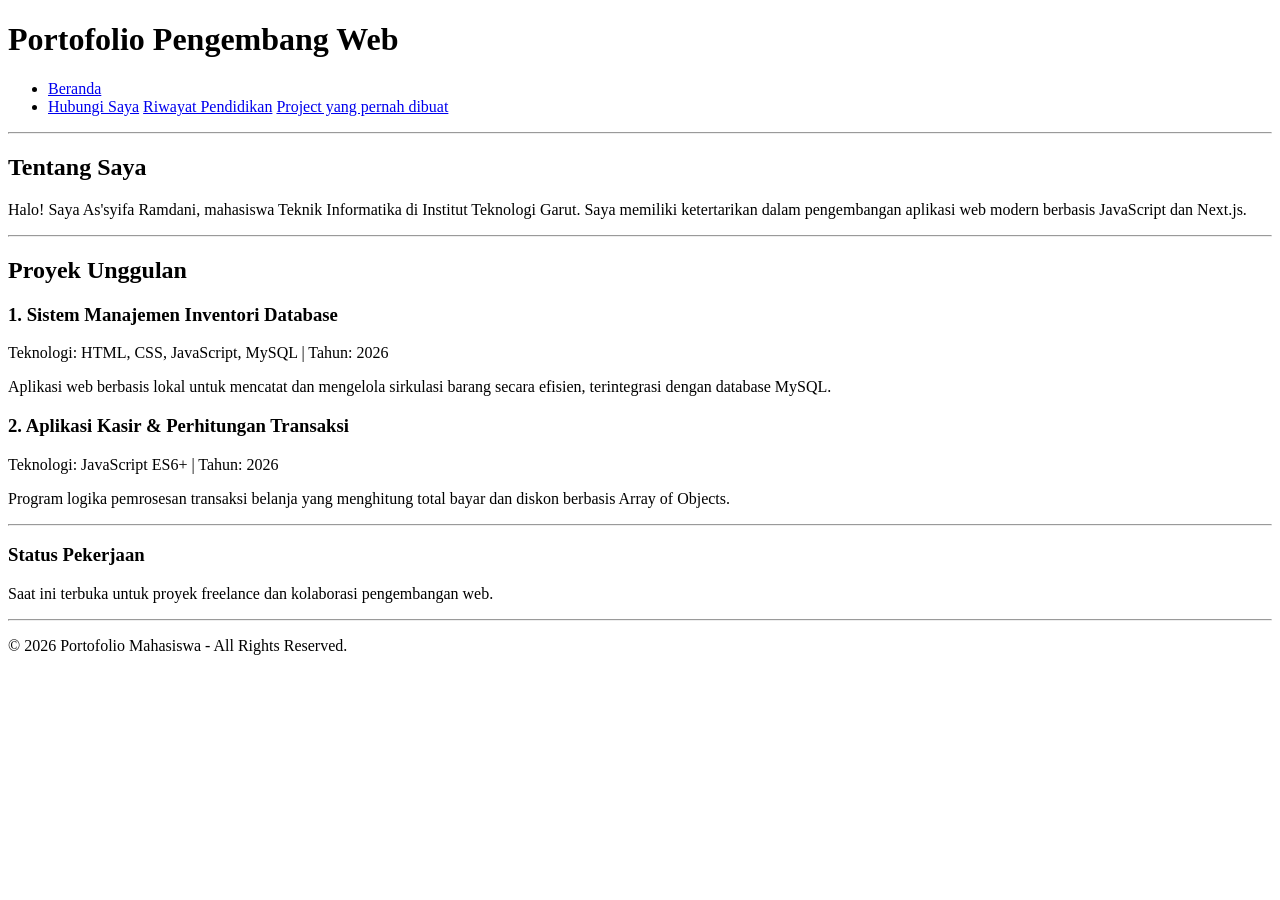
<file: Pertemuan 2/index.html>
<!DOCTYPE html>
<html lang="id">

<head>
    <meta charset="UTF-8">
    <meta name="viewport" content="width=device-width, initial-scale=1.0">
    <title>Modul 2 - Web Portofolio Mahasiswa</title>
</head>

<body>

    <header>
        <h1>Portofolio Pengembang Web</h1>

        <nav>
            <ul>
                <li>
                    <a href="index.html">Beranda</a>
                </li>
                <li>
                    <a href="kontak.html">Hubungi Saya</a>
                    <a href="resume.html">Riwayat Pendidikan</a>
                    <a href="project.html">Project yang pernah dibuat</a>
                </li>
            </ul>
        </nav>
    </header>

    <hr>

    <main>

        <section id="tentang">
            <h2>Tentang Saya</h2>

            <p>
                Halo! Saya As'syifa Ramdani, mahasiswa Teknik Informatika
                di Institut Teknologi Garut. Saya memiliki ketertarikan
                dalam pengembangan aplikasi web modern berbasis
                JavaScript dan Next.js.
            </p>
        </section>

        <hr>

        <section id="proyek">
            <h2>Proyek Unggulan</h2>

            <article>
                <header>
                    <h3>1. Sistem Manajemen Inventori Database</h3>

                    <p>
                        Teknologi: HTML, CSS, JavaScript, MySQL |
                        Tahun: <time datetime="2026">2026</time>
                    </p>
                </header>

                <p>
                    Aplikasi web berbasis lokal untuk mencatat dan
                    mengelola sirkulasi barang secara efisien,
                    terintegrasi dengan database MySQL.
                </p>
            </article>

            <article>
                <header>
                    <h3>2. Aplikasi Kasir &amp; Perhitungan Transaksi</h3>

                    <p>
                        Teknologi: JavaScript ES6+ |
                        Tahun: <time datetime="2026">2026</time>
                    </p>
                </header>

                <p>
                    Program logika pemrosesan transaksi belanja yang
                    menghitung total bayar dan diskon berbasis
                    Array of Objects.
                </p>
            </article>
        </section>

        <hr>

    </main>

    <aside>
        <h3>Status Pekerjaan</h3>

        <p>
            Saat ini terbuka untuk proyek freelance dan kolaborasi
            pengembangan web.
        </p>
    </aside>

    <hr>

    <footer>
        <p>
            &copy; 2026 Portofolio Mahasiswa - All Rights Reserved.
        </p>
    </footer>

</body>

</html>
</file>
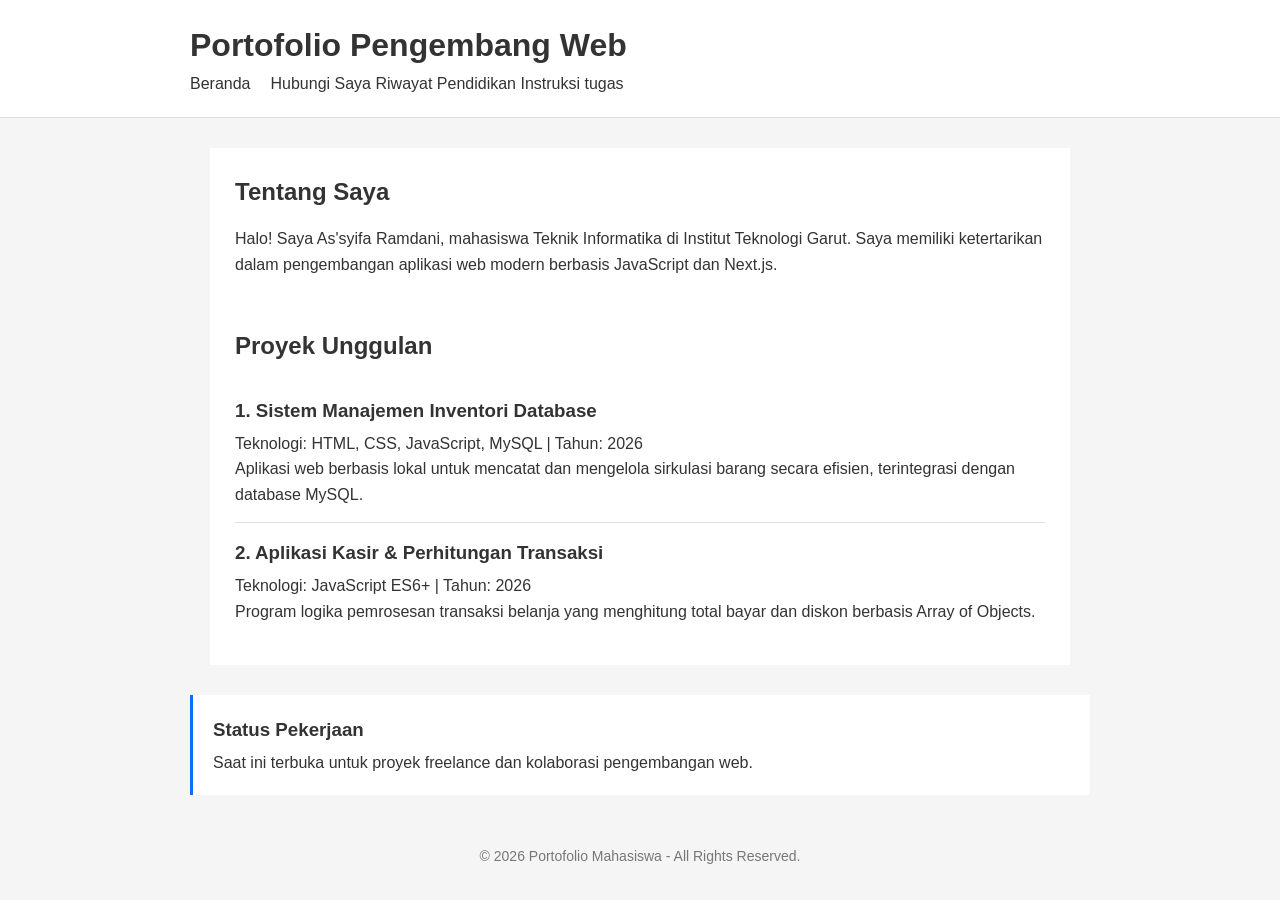
<file: PERTEMUAN 3/index.html>
<!DOCTYPE html>
<html lang="id">

<head>
    <meta charset="UTF-8">
    <meta name="viewport" content="width=device-width, initial-scale=1.0">
    <title>Modul 2 - Web Portofolio Mahasiswa</title>
    <link rel="stylesheet" href="style.css">
</head>

<body>

    <header>
        <h1>Portofolio Pengembang Web</h1>

        <nav>
            <ul>
                <li>
                    <a href="index.html">Beranda</a>
                </li>
                <li>
                    <a href="kontak.html">Hubungi Saya</a>
                    <a href="resume.html">Riwayat Pendidikan</a>
                    <a href="instruksi_tugas.html">Instruksi tugas</a>
                </li>
            </ul>
        </nav>
    </header>

    <hr>

    <main>

        <section id="tentang">
            <h2>Tentang Saya</h2>

            <p>
                Halo! Saya As'syifa Ramdani, mahasiswa Teknik Informatika
                di Institut Teknologi Garut. Saya memiliki ketertarikan
                dalam pengembangan aplikasi web modern berbasis
                JavaScript dan Next.js.
            </p>
        </section>

        <hr>

        <section id="proyek">
            <h2>Proyek Unggulan</h2>

            <article>
                <header>
                    <h3>1. Sistem Manajemen Inventori Database</h3>

                    <p>
                        Teknologi: HTML, CSS, JavaScript, MySQL |
                        Tahun: <time datetime="2026">2026</time>
                    </p>
                </header>

                <p>
                    Aplikasi web berbasis lokal untuk mencatat dan
                    mengelola sirkulasi barang secara efisien,
                    terintegrasi dengan database MySQL.
                </p>
            </article>

            <article>
                <header>
                    <h3>2. Aplikasi Kasir &amp; Perhitungan Transaksi</h3>

                    <p>
                        Teknologi: JavaScript ES6+ |
                        Tahun: <time datetime="2026">2026</time>
                    </p>
                </header>

                <p>
                    Program logika pemrosesan transaksi belanja yang
                    menghitung total bayar dan diskon berbasis
                    Array of Objects.
                </p>
            </article>
        </section>

        <hr>

    </main>

    <aside>
        <h3>Status Pekerjaan</h3>

        <p>
            Saat ini terbuka untuk proyek freelance dan kolaborasi
            pengembangan web.
        </p>
    </aside>

    <hr>

    <footer>
        <p>
            &copy; 2026 Portofolio Mahasiswa - All Rights Reserved.
        </p>
    </footer>

</body>

</html>
</file>
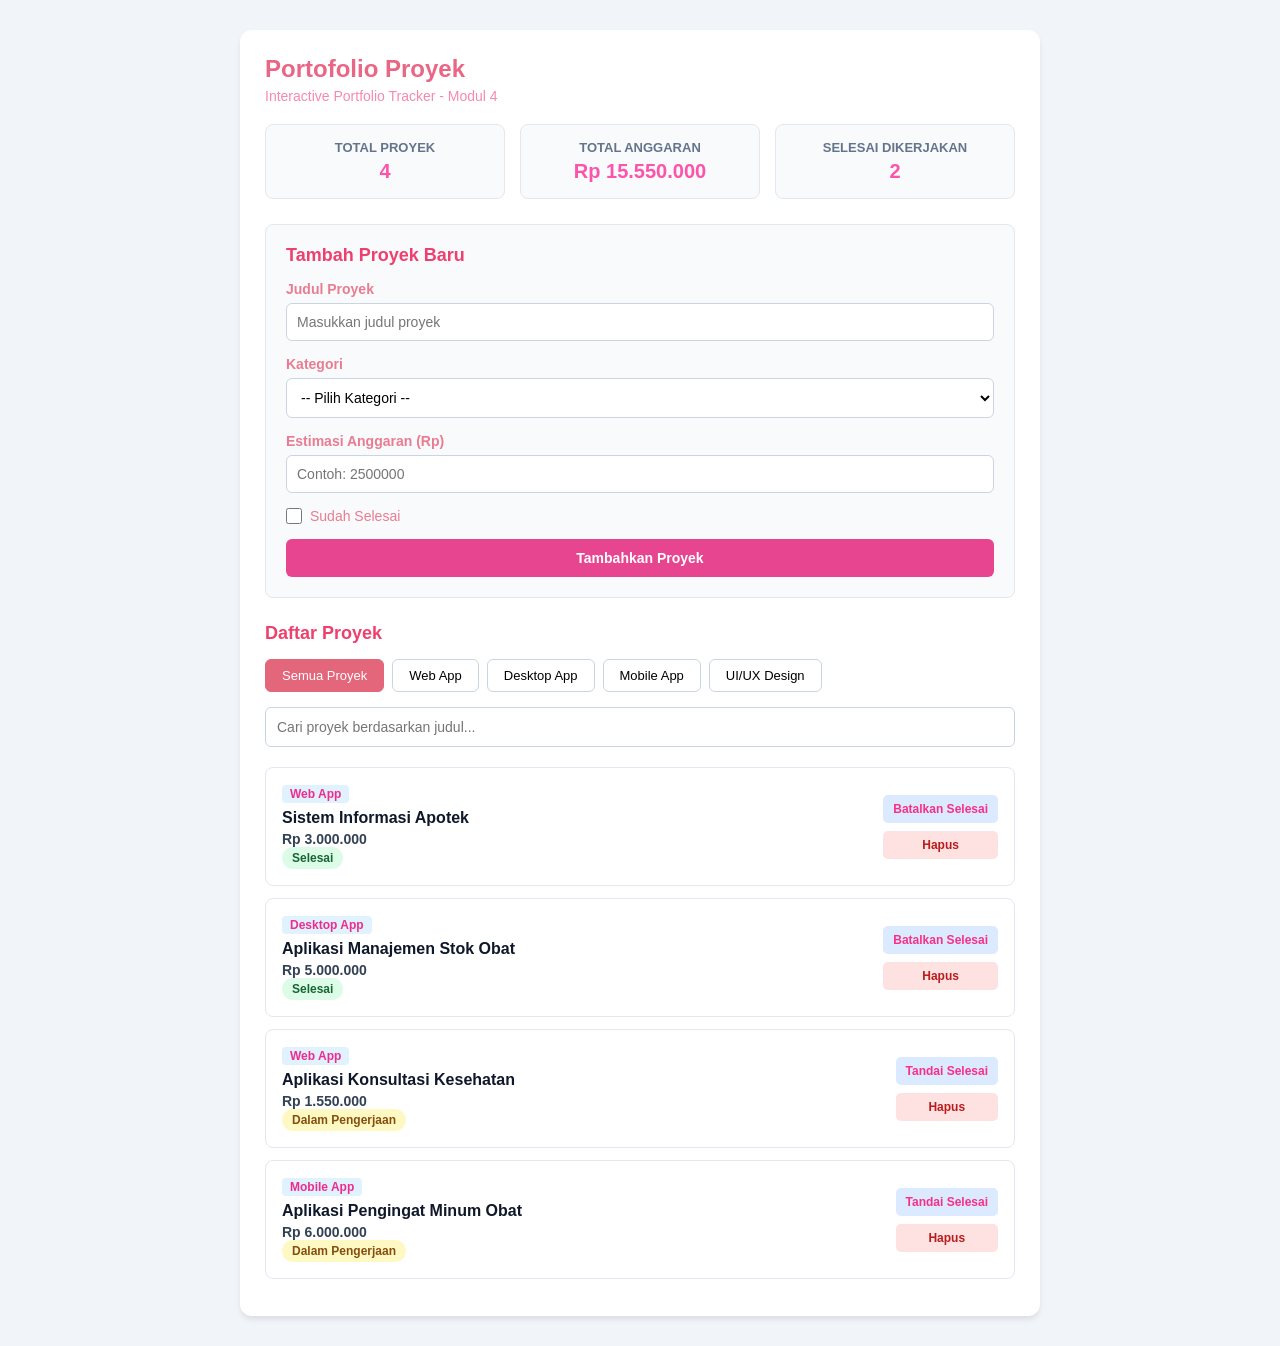
<file: PERTEMUAN 4/index.html>
<!doctype html>
<html lang="id">
  <head>
    <meta charset="UTF-8" />
    <meta name="viewport" content="width=device-width, initial-scale=1.0" />
    <title>Interactive Portfolio Tracker</title>

    <style>
      * {
        box-sizing: border-box;
        margin: 0;
        padding: 0;
        font-family: "Segoe UI", Tahoma, Geneva, sans-serif;
      }

      body {
        background-color: #f1f5f9;
        color: #e97c90;
        padding: 30px 15px;
      }

      .container {
        max-width: 800px;
        margin: 0 auto;
        background: #ffffff;
        border-radius: 12px;
        padding: 25px;
        box-shadow: 0 4px 6px -1px rgba(0, 0, 0, 0.1);
      }

      h1 {
        color: #ea6685;
        font-size: 24px;
        margin-bottom: 5px;
      }

      .subtitle {
        color: #f68aaa;
        margin-bottom: 20px;
        font-size: 14px;
      }

      h2 {
        font-size: 18px;
        color: #ef3f6e;
        margin-bottom: 15px;
      }

      .stats-grid {
        display: grid;
        grid-template-columns: repeat(auto-fit, minmax(180px, 1fr));
        gap: 15px;
        margin-bottom: 25px;
      }

      .stat-card {
        background: #f8fafc;
        border: 1px solid #e2e8f0;
        border-radius: 8px;
        padding: 15px;
        text-align: center;
      }

      .stat-card h3 {
        font-size: 13px;
        color: #64748b;
        text-transform: uppercase;
        margin-bottom: 5px;
      }

      .stat-card p {
        font-size: 20px;
        font-weight: bold;
        color: #fc54ab;
      }

      .form-section {
        background: #f8fafc;
        border: 1px solid #e2e8f0;
        border-radius: 8px;
        padding: 20px;
        margin-bottom: 25px;
      }

      .form-group {
        margin-bottom: 15px;
      }

      .form-group label {
        display: block;
        margin-bottom: 6px;
        font-size: 14px;
        font-weight: 600;
      }

      .form-group input,
      .form-group select {
        width: 100%;
        padding: 10px;
        border: 1px solid #cbd5e1;
        border-radius: 6px;
        font-size: 14px;
        background: #ffffff;
      }

      .form-group input:focus,
      .form-group select:focus {
        outline: 2px solid #93c5fd;
        border-color: #eb2595;
      }

      .checkbox-group {
        display: flex;
        align-items: center;
        gap: 8px;
        margin-bottom: 15px;
        font-size: 14px;
      }

      .checkbox-group input {
        width: 16px;
        height: 16px;
      }

      .btn-primary {
        width: 100%;
        padding: 11px;
        background: #e74590;
        color: white;
        border: none;
        border-radius: 6px;
        font-size: 14px;
        font-weight: 600;
        cursor: pointer;
      }

      .btn-primary:hover {
        background: #fe3981;
      }

      .filter-group {
        display: flex;
        gap: 8px;
        margin-bottom: 15px;
        flex-wrap: wrap;
      }

      .btn-filter {
        padding: 8px 16px;
        border: 1px solid #cbd5e1;
        background: #ffffff;
        border-radius: 6px;
        cursor: pointer;
        font-size: 13px;
        font-weight: 500;
        transition: all 0.2s;
      }

      .btn-filter.active,
      .btn-filter:hover {
        background: #e3667b;
        color: #ffffff;
        border-color: #e3667b;
      }

      .search-group {
        margin-bottom: 20px;
      }

      .search-group input {
        width: 100%;
        padding: 11px;
        border: 1px solid #cbd5e1;
        border-radius: 6px;
        font-size: 14px;
      }

      .project-card {
        border: 1px solid #e2e8f0;
        border-radius: 8px;
        padding: 16px;
        margin-bottom: 12px;
        display: flex;
        justify-content: space-between;
        align-items: center;
        gap: 15px;
        background: #ffffff;
        transition: transform 0.15s ease;
      }

      .project-card:hover {
        transform: translateY(-2px);
        box-shadow: 0 4px 6px rgba(0, 0, 0, 0.05);
      }

      .project-info {
        min-width: 0;
      }

      .project-info h4 {
        font-size: 16px;
        color: #0f172a;
        margin-bottom: 4px;
        overflow-wrap: anywhere;
      }

      .project-category {
        display: inline-block;
        font-size: 12px;
        color: #ef2c8e;
        background: #e0f2fe;
        padding: 2px 8px;
        border-radius: 4px;
        margin-bottom: 6px;
        font-weight: 600;
      }

      .project-budget {
        font-size: 14px;
        color: #334155;
        font-weight: 600;
      }

      .badge {
        display: inline-block;
        padding: 4px 10px;
        border-radius: 20px;
        font-size: 12px;
        font-weight: 600;
        white-space: nowrap;
      }

      .badge-success {
        background: #dcfce7;
        color: #166534;
      }

      .badge-pending {
        background: #fef9c3;
        color: #854d0e;
      }

      .project-actions {
        display: flex;
        flex-direction: column;
        gap: 8px;
        flex-shrink: 0;
      }

      .btn-action {
        padding: 7px 10px;
        border: none;
        border-radius: 5px;
        cursor: pointer;
        font-size: 12px;
        font-weight: 600;
      }

      .btn-status {
        background: #dbeafe;
        color: #f92f87;
      }

      .btn-delete {
        background: #fee2e2;
        color: #b91c1c;
      }

      .empty-message {
        text-align: center;
        color: #f8b1db;
        padding: 20px;
      }

      @media (max-width: 480px) {
        .container {
          padding: 18px;
        }

        .project-card {
          align-items: flex-start;
        }

        .project-actions {
          max-width: 115px;
        }

        .btn-filter {
          padding: 8px 10px;
        }
      }
    </style>
  </head>

  <body>
    <div class="container">
      <h1>Portofolio Proyek</h1>
      <p class="subtitle">Interactive Portfolio Tracker - Modul 4</p>

      <!-- Kartu Ringkasan Statistik -->
      <div class="stats-grid">
        <div class="stat-card">
          <h3>Total Proyek</h3>
          <p id="stat-total-projects">0</p>
        </div>

        <div class="stat-card">
          <h3>Total Anggaran</h3>
          <p id="stat-total-budget">Rp 0</p>
        </div>

        <div class="stat-card">
          <h3>Selesai Dikerjakan</h3>
          <p id="stat-completed-projects">0</p>
        </div>
      </div>

      <!-- Form Input Proyek Dinamis -->
      <section class="form-section">
        <h2>Tambah Proyek Baru</h2>

        <form id="project-form">
          <div class="form-group">
            <label for="project-title">Judul Proyek</label>
            <input
              type="text"
              id="project-title"
              placeholder="Masukkan judul proyek"
              required />
          </div>

          <div class="form-group">
            <label for="project-category">Kategori</label>
            <select id="project-category" required>
              <option value="">-- Pilih Kategori --</option>
              <option value="Web App">Web App</option>
              <option value="Mobile App">Mobile App</option>
              <option value="Desktop App">Desktop App</option>
              <option value="UI/UX Design">UI/UX Design</option>
            </select>
          </div>

          <div class="form-group">
            <label for="project-budget">Estimasi Anggaran (Rp)</label>
            <input
              type="number"
              id="project-budget"
              placeholder="Contoh: 2500000"
              min="1"
              step="1"
              required />
          </div>

          <div class="checkbox-group">
            <input type="checkbox" id="project-completed" />
            <label for="project-completed">Sudah Selesai</label>
          </div>

          <button type="submit" class="btn-primary">Tambahkan Proyek</button>
        </form>
      </section>

      <h2>Daftar Proyek</h2>

      <div class="filter-group">
        <button type="button" class="btn-filter active" data-category="Semua">
          Semua Proyek
        </button>

        <button type="button" class="btn-filter" data-category="Web App">
          Web App
        </button>

        <button type="button" class="btn-filter" data-category="Desktop App">
          Desktop App
        </button>

        <button type="button" class="btn-filter" data-category="Mobile App">
          Mobile App
        </button>

        <button type="button" class="btn-filter" data-category="UI/UX Design">
          UI/UX Design
        </button>
      </div>

      <div class="search-group">
        <input
          type="search"
          id="search-input"
          placeholder="Cari proyek berdasarkan judul..."
          aria-label="Cari proyek berdasarkan judul" />
      </div>

      <div id="project-list"></div>
    </div>

    <script src="main.js"></script>
  </body>
</html>
</file>
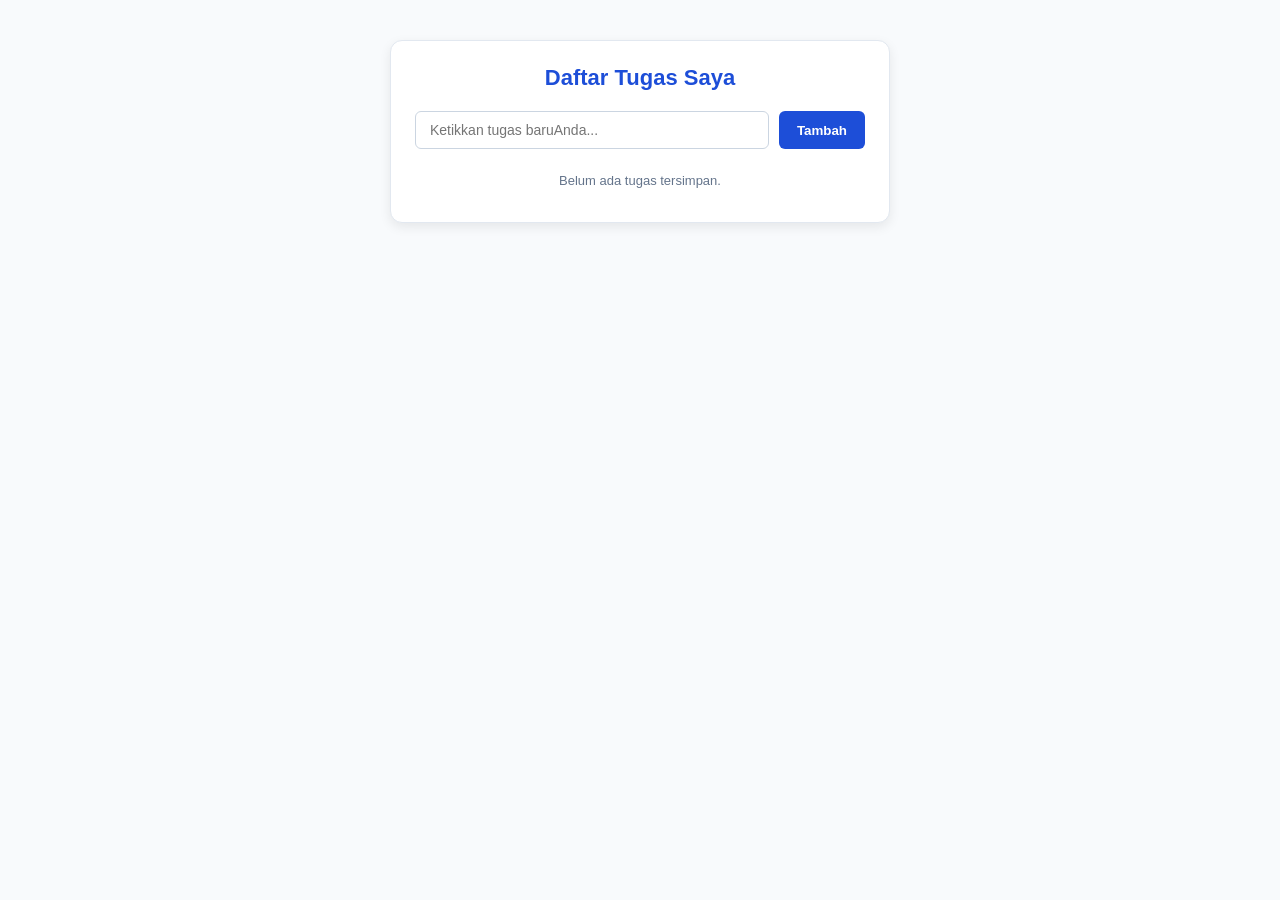
<file: PERTEMUAN 5/index.html>
<!DOCTYPE html>
<html lang="id">

<head>
    <meta charset="UTF-8">
    <meta name="viewport" content="width=device-width, initial-scale=1.0">
    <title>Aplikasi To-Do List - Modul 5</title>
    <link rel="stylesheet" href="style.css">
</head>

<body>
    <div class="todo-app">
        <h2>Daftar Tugas Saya</h2>

        <!-- Form Input Tugas -->
        <form id="todoForm" novalidate>
            <div class="input-section">
                <input type="text" id="taskInput" placeholder="Ketikkan tugas baru
Anda...">
                <button type="submit" class="add-btn">Tambah</button>
            </div>
            <div class="error-message" id="inputError">Tugas tidak boleh kosong atau
                kurang dari 3 karakter!</div>
        </form>
        <!-- Daftar Tugas -->
        <ul class="todo-list" id="todoList"></ul>
    </div>
    <script src="script.js"></script>
</body>

</html>
</file>
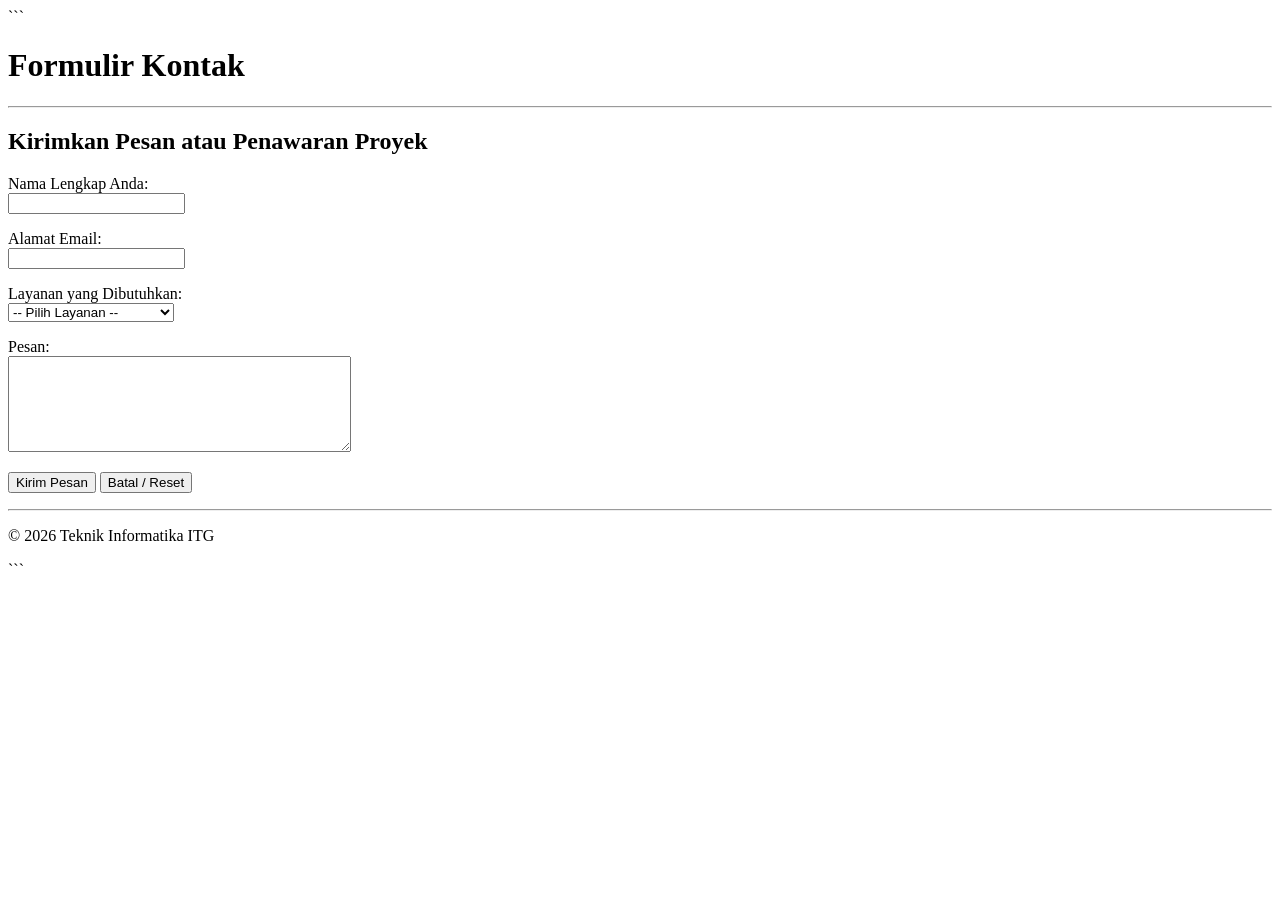
<file: Pertemuan 2/kontak.html>
<!DOCTYPE html>

<html lang="id">

<head>
    <meta charset="UTF-8">
    <meta name="viewport" content="width=device-width, initial-scale=1.0">
    <title>Formulir Kontak</title>
</head>

<body>

```
<header>
    <h1>Formulir Kontak</h1>
</header>

<hr>

<main>
    <section>
        <h2>Kirimkan Pesan atau Penawaran Proyek</h2>

        <form action="#" method="post">

            <p>
                <label for="nama">Nama Lengkap Anda:</label>
                <br>
                <input
                    type="text"
                    id="nama"
                    name="nama"
                    required
                >
            </p>

            <p>
                <label for="email">Alamat Email:</label>
                <br>
                <input
                    type="email"
                    id="email"
                    name="email"
                    required
                >
            </p>

            <p>
                <label for="layanan">Layanan yang Dibutuhkan:</label>
                <br>
                <select id="layanan" name="layanan" required>
                    <option value="">-- Pilih Layanan --</option>
                    <option value="pembuatan-web">
                        Pembuatan Web
                    </option>
                    <option value="pengembangan-aplikasi">
                        Pengembangan Aplikasi
                    </option>
                    <option value="lain-lain">
                        Lain-lain
                    </option>
                </select>
            </p>

            <p>
                <label for="pesan">Pesan:</label>
                <br>
                <textarea
                    id="pesan"
                    name="pesan"
                    rows="6"
                    cols="40"
                    required
                ></textarea>
            </p>

            <p>
                <button type="submit">Kirim Pesan</button>
                <button type="reset">Batal / Reset</button>
            </p>

        </form>
    </section>
</main>

<hr>

<footer>
    <p>&copy; 2026 Teknik Informatika ITG</p>
</footer>
```

</body>

</html>
</file>
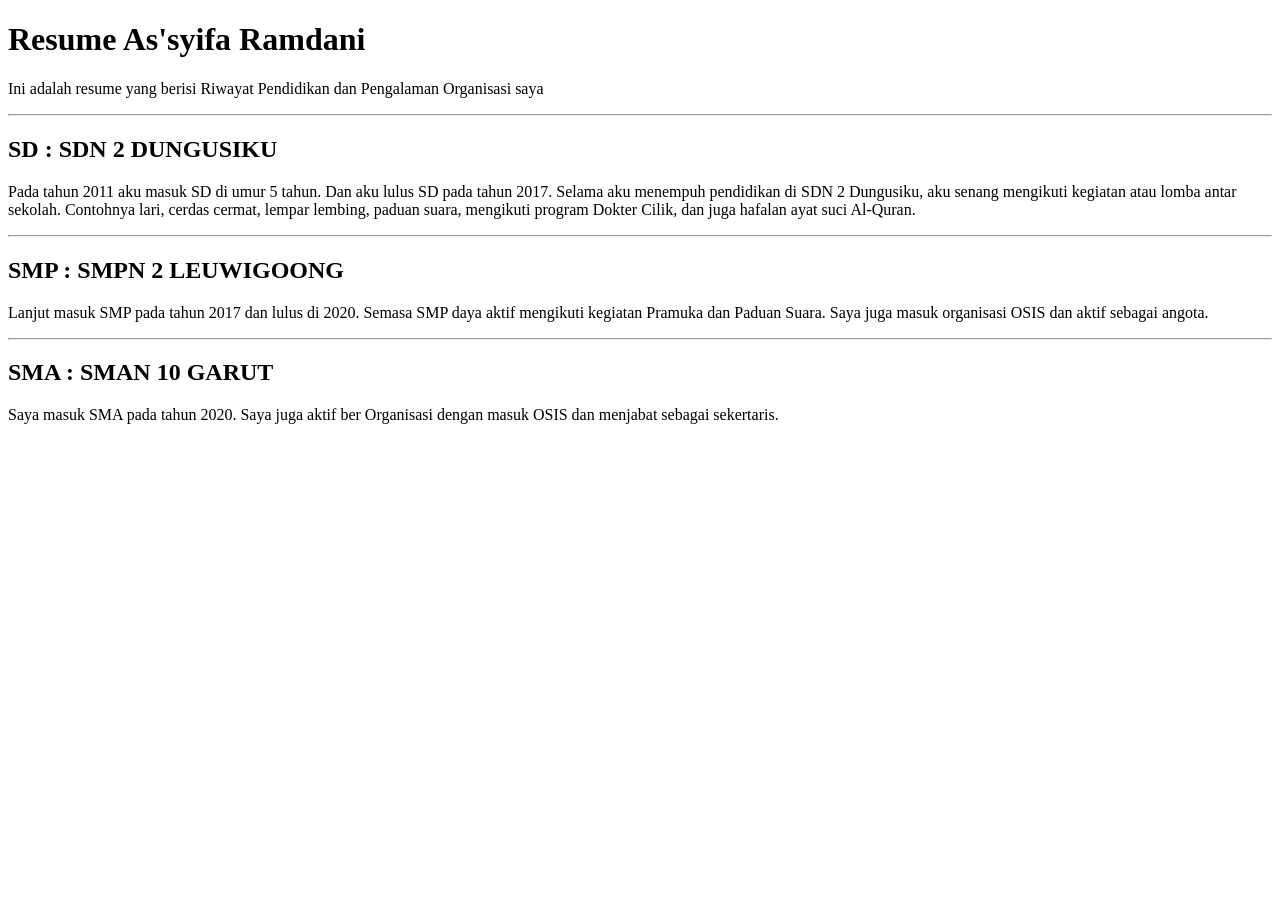
<file: Pertemuan 2/resume.html>
<!DOCTYPE html>
<html lang="en">
<head>
    <meta charset="UTF-8">
    <meta name="viewport" content="width=device-width, initial-scale=1.0">
    <title>Resume</title>
</head>
<body>
    
    <header>
        <h1>Resume As'syifa Ramdani</h1>
        <p>Ini adalah resume yang berisi Riwayat Pendidikan dan Pengalaman Organisasi saya</p>
    </header>
    <hr>
    <section>
        <h2>SD : SDN 2 DUNGUSIKU</h2>
        <p>Pada tahun 2011 aku masuk SD di umur 5 tahun. Dan aku lulus SD pada tahun 2017. Selama aku menempuh pendidikan di SDN 2 Dungusiku, aku senang mengikuti kegiatan atau lomba antar sekolah. Contohnya lari, cerdas cermat, lempar lembing, paduan suara, mengikuti program Dokter Cilik, dan juga hafalan ayat suci Al-Quran.</p>
    </section>
    <hr>
    <section>
        <h2>SMP : SMPN 2 LEUWIGOONG</h2>
        <p>Lanjut masuk SMP pada tahun 2017 dan lulus di 2020. Semasa SMP daya aktif mengikuti kegiatan Pramuka dan Paduan Suara. Saya juga masuk organisasi OSIS dan aktif sebagai angota.</p>
    </section>
    <hr>
    <section>
        <h2>SMA : SMAN 10 GARUT</h2>
        <p>Saya masuk SMA pada tahun 2020. Saya juga aktif ber Organisasi dengan masuk OSIS dan menjabat sebagai sekertaris.</p>
    </section>
</body>
</html>
</file>
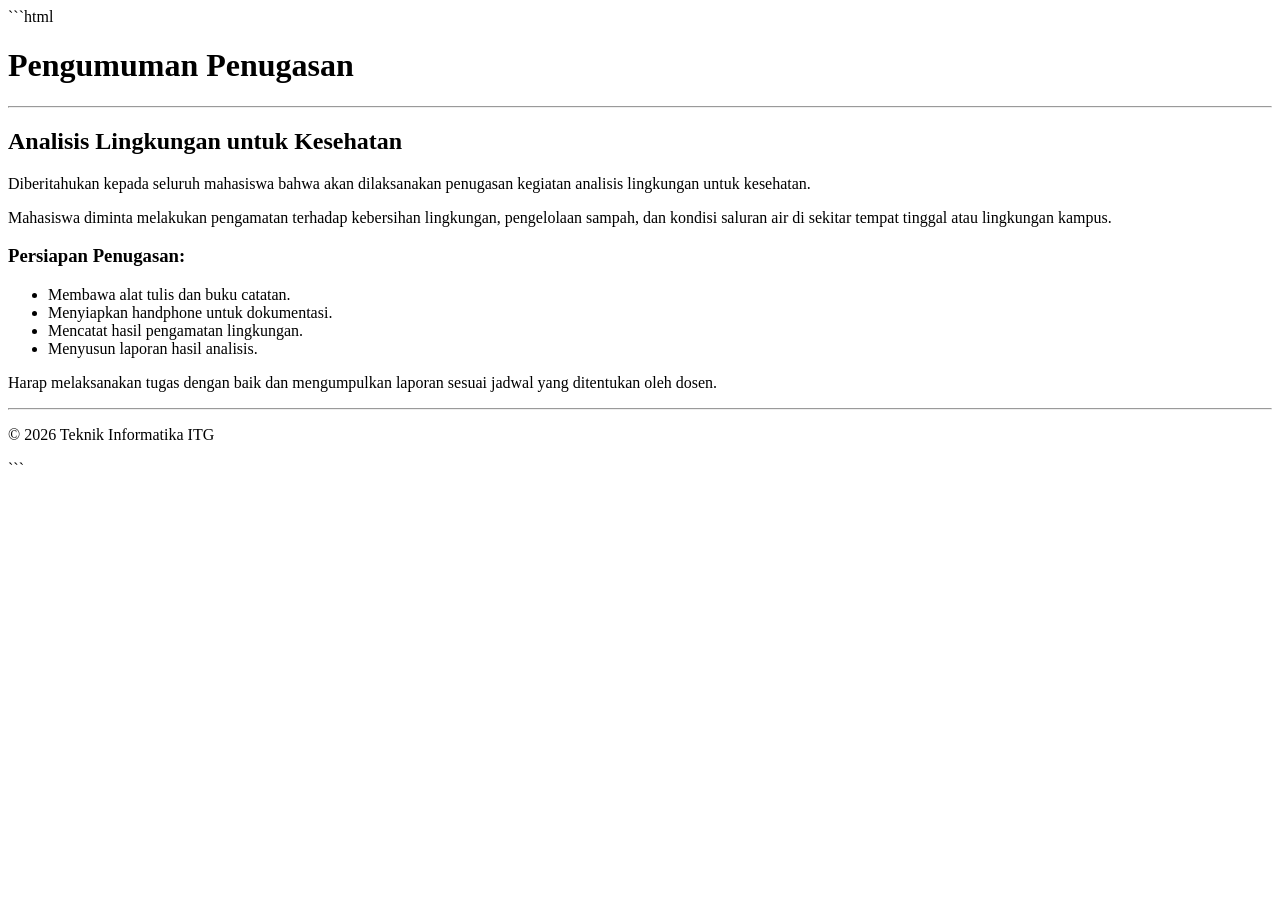
<file: Pertemuan 2/Tugas2.html>
```html
<!DOCTYPE html>
<html lang="id">
<head>
    <meta charset="UTF-8">
    <meta name="viewport" content="width=device-width, initial-scale=1.0">
    <title>Pengumuman Penugasan</title>
</head>
<body>

    <header>
        <h1>Pengumuman Penugasan</h1>
    </header>

    <hr>

    <main>
        <section>
            <h2>Analisis Lingkungan untuk Kesehatan</h2>

            <p>
                Diberitahukan kepada seluruh mahasiswa bahwa
                akan dilaksanakan penugasan kegiatan analisis
                lingkungan untuk kesehatan.
            </p>

            <p>
                Mahasiswa diminta melakukan pengamatan terhadap
                kebersihan lingkungan, pengelolaan sampah, dan
                kondisi saluran air di sekitar tempat tinggal
                atau lingkungan kampus.
            </p>

            <h3>Persiapan Penugasan:</h3>

            <ul>
                <li>Membawa alat tulis dan buku catatan.</li>
                <li>Menyiapkan handphone untuk dokumentasi.</li>
                <li>Mencatat hasil pengamatan lingkungan.</li>
                <li>Menyusun laporan hasil analisis.</li>
            </ul>

            <p>
                Harap melaksanakan tugas dengan baik dan
                mengumpulkan laporan sesuai jadwal yang
                ditentukan oleh dosen.
            </p>
        </section>
    </main>

    <hr>

    <footer>
        <p>&copy; 2026 Teknik Informatika ITG</p>
    </footer>

</body>
</html>
```
</file>
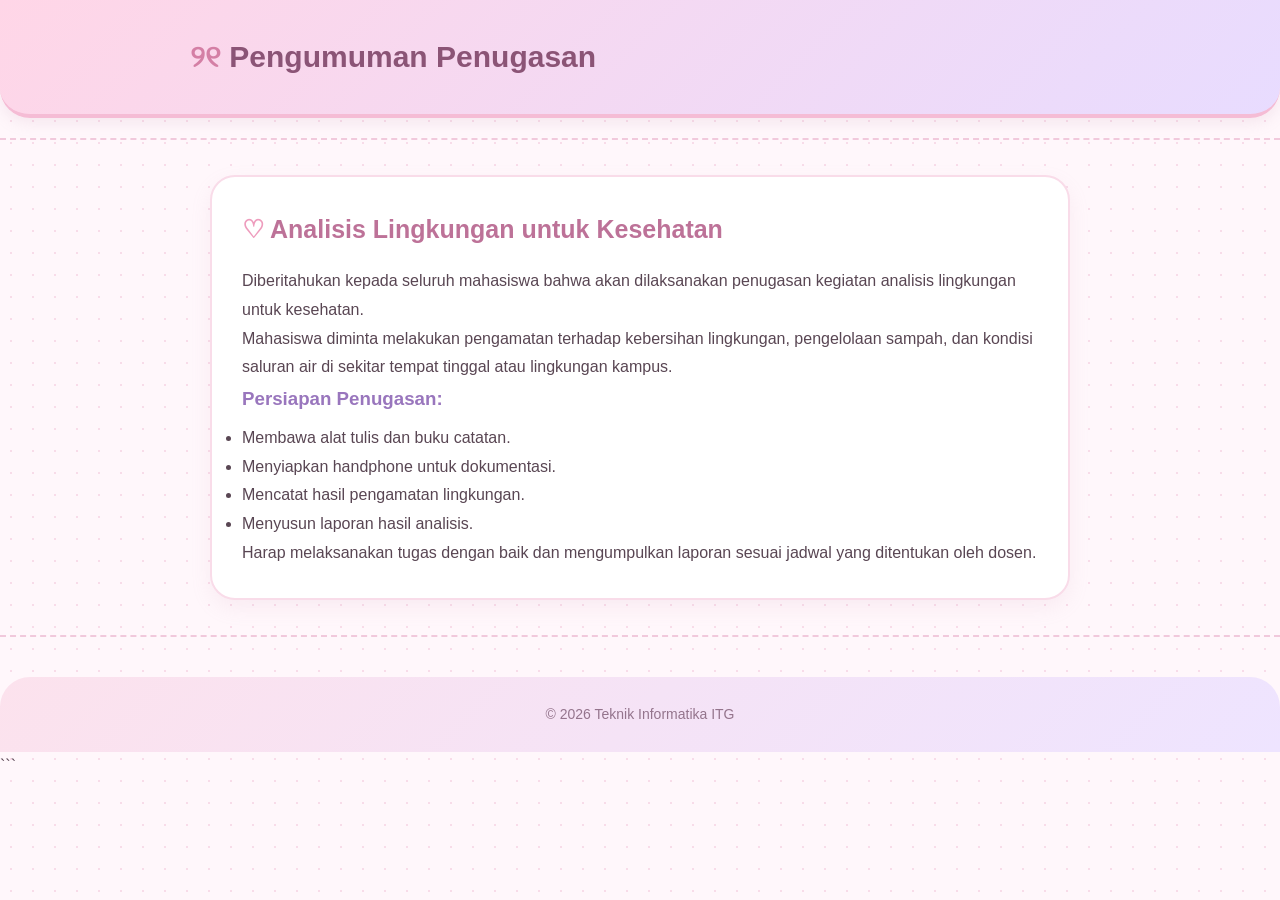
<file: PERTEMUAN 3/instruksi_tugas.html>
<!DOCTYPE html>
<html lang="id">
<head>
    <meta charset="UTF-8">
    <meta name="viewport" content="width=device-width, initial-scale=1.0">
    <title>Pengumuman Penugasan</title>
    <link rel="stylesheet" href="style2.css">
</head>
<body>

    <header>
        <h1>Pengumuman Penugasan</h1>
    </header>

    <hr>

    <main>
        <section>
            <h2>Analisis Lingkungan untuk Kesehatan</h2>

            <p>
                Diberitahukan kepada seluruh mahasiswa bahwa
                akan dilaksanakan penugasan kegiatan analisis
                lingkungan untuk kesehatan.
            </p>

            <p>
                Mahasiswa diminta melakukan pengamatan terhadap
                kebersihan lingkungan, pengelolaan sampah, dan
                kondisi saluran air di sekitar tempat tinggal
                atau lingkungan kampus.
            </p>

            <h3>Persiapan Penugasan:</h3>

            <ul>
                <li>Membawa alat tulis dan buku catatan.</li>
                <li>Menyiapkan handphone untuk dokumentasi.</li>
                <li>Mencatat hasil pengamatan lingkungan.</li>
                <li>Menyusun laporan hasil analisis.</li>
            </ul>

            <p>
                Harap melaksanakan tugas dengan baik dan
                mengumpulkan laporan sesuai jadwal yang
                ditentukan oleh dosen.
            </p>
        </section>
    </main>

    <hr>

    <footer>
        <p>&copy; 2026 Teknik Informatika ITG</p>
    </footer>

</body>
</html>
```
</file>
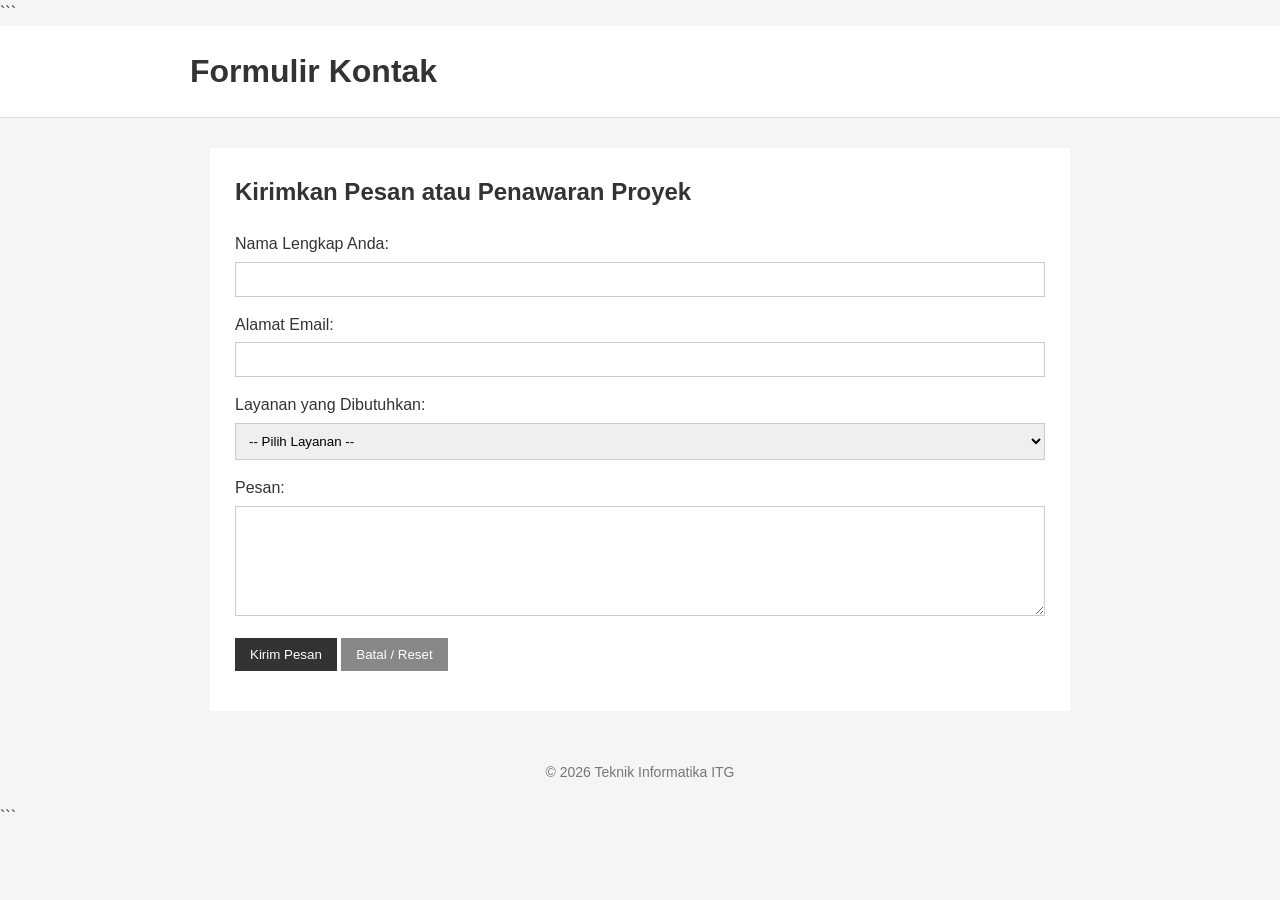
<file: PERTEMUAN 3/kontak.html>
<!DOCTYPE html>

<html lang="id">

<head>
    <meta charset="UTF-8">
    <meta name="viewport" content="width=device-width, initial-scale=1.0">
    <title>Formulir Kontak</title>
    <link rel="stylesheet" href="style.css">
</head>

<body>

```
<header>
    <h1>Formulir Kontak</h1>
</header>

<hr>

<main>
    <section>
        <h2>Kirimkan Pesan atau Penawaran Proyek</h2>

        <form action="#" method="post">

            <p>
                <label for="nama">Nama Lengkap Anda:</label>
                <br>
                <input
                    type="text"
                    id="nama"
                    name="nama"
                    required
                >
            </p>

            <p>
                <label for="email">Alamat Email:</label>
                <br>
                <input
                    type="email"
                    id="email"
                    name="email"
                    required
                >
            </p>

            <p>
                <label for="layanan">Layanan yang Dibutuhkan:</label>
                <br>
                <select id="layanan" name="layanan" required>
                    <option value="">-- Pilih Layanan --</option>
                    <option value="pembuatan-web">
                        Pembuatan Web
                    </option>
                    <option value="pengembangan-aplikasi">
                        Pengembangan Aplikasi
                    </option>
                    <option value="lain-lain">
                        Lain-lain
                    </option>
                </select>
            </p>

            <p>
                <label for="pesan">Pesan:</label>
                <br>
                <textarea
                    id="pesan"
                    name="pesan"
                    rows="6"
                    cols="40"
                    required
                ></textarea>
            </p>

            <p>
                <button type="submit">Kirim Pesan</button>
                <button type="reset">Batal / Reset</button>
            </p>

        </form>
    </section>
</main>

<hr>

<footer>
    <p>&copy; 2026 Teknik Informatika ITG</p>
</footer>
```

</body>

</html>
</file>
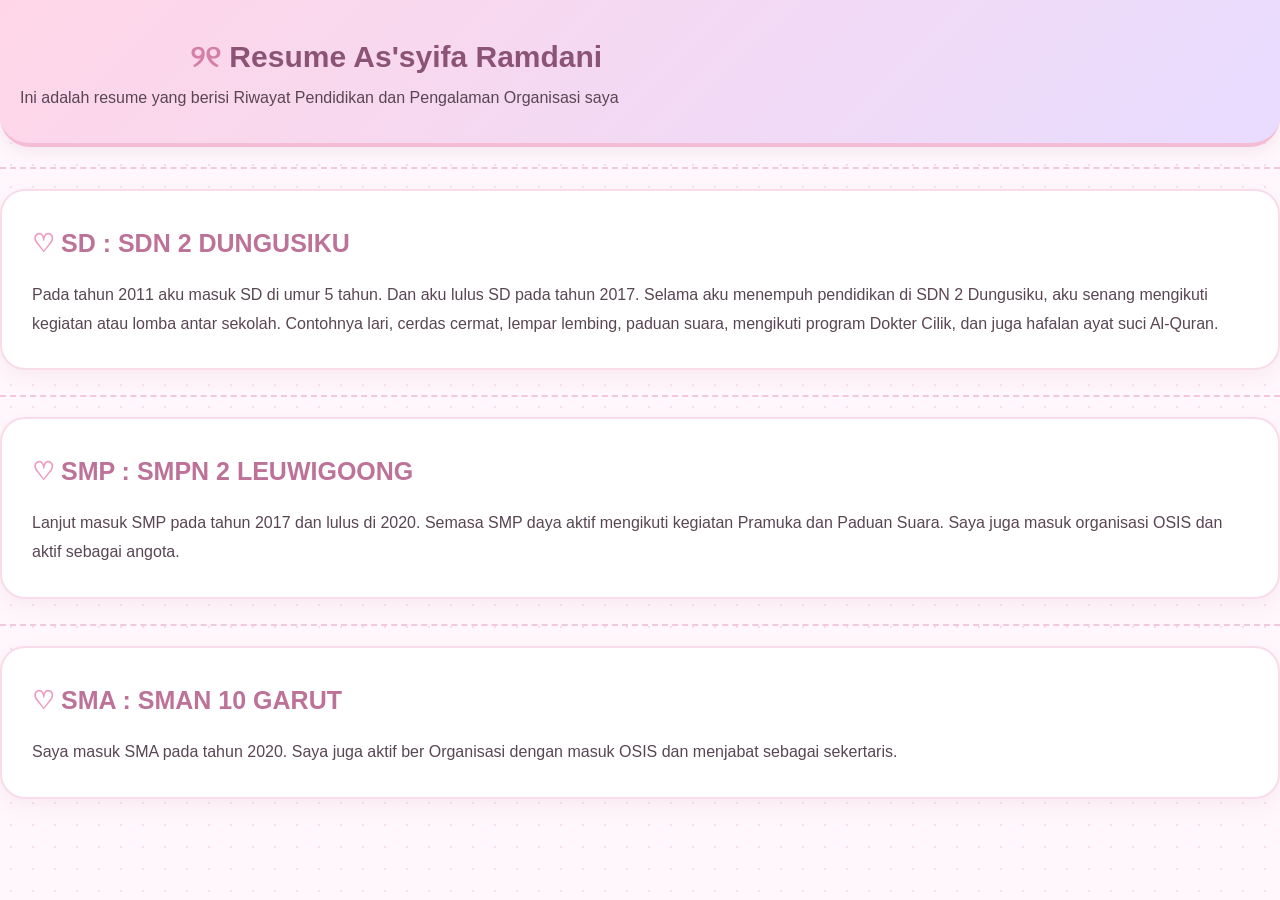
<file: PERTEMUAN 3/resume.html>
<!DOCTYPE html>
<html lang="en">
<head>
    <meta charset="UTF-8">
    <meta name="viewport" content="width=device-width, initial-scale=1.0">
    <title>Resume</title>
    <link rel="stylesheet" href="style2.css">
</head>
<body>
    
    <header>
        <h1>Resume As'syifa Ramdani</h1>
        <p>Ini adalah resume yang berisi Riwayat Pendidikan dan Pengalaman Organisasi saya</p>
    </header>
    <hr>
    <section>
        <h2>SD : SDN 2 DUNGUSIKU</h2>
        <p>Pada tahun 2011 aku masuk SD di umur 5 tahun. Dan aku lulus SD pada tahun 2017. Selama aku menempuh pendidikan di SDN 2 Dungusiku, aku senang mengikuti kegiatan atau lomba antar sekolah. Contohnya lari, cerdas cermat, lempar lembing, paduan suara, mengikuti program Dokter Cilik, dan juga hafalan ayat suci Al-Quran.</p>
    </section>
    <hr>
    <section>
        <h2>SMP : SMPN 2 LEUWIGOONG</h2>
        <p>Lanjut masuk SMP pada tahun 2017 dan lulus di 2020. Semasa SMP daya aktif mengikuti kegiatan Pramuka dan Paduan Suara. Saya juga masuk organisasi OSIS dan aktif sebagai angota.</p>
    </section>
    <hr>
    <section>
        <h2>SMA : SMAN 10 GARUT</h2>
        <p>Saya masuk SMA pada tahun 2020. Saya juga aktif ber Organisasi dengan masuk OSIS dan menjabat sebagai sekertaris.</p>
    </section>
</body>
</html>
</file>
<file: PERTEMUAN 3/style.css>
/* Reset */
* {
    margin: 0;
    padding: 0;
    box-sizing: border-box;
}

/* Body */
body {
    font-family: Arial, sans-serif;
    background-color: #f5f5f5;
    color: #333;
    line-height: 1.6;
}

/* Header */
body > header {
    background-color: white;
    padding: 20px;
    border-bottom: 1px solid #ddd;
}

body > header h1 {
    max-width: 900px;
    margin: auto;
}

/* Navigation */
nav {
    max-width: 900px;
    margin: auto;
}

nav ul {
    display: flex;
    gap: 20px;
    list-style: none;
}

nav a {
    color: #333;
    text-decoration: none;
}

nav a:hover {
    color: #0d6efd;
}

/* Main */
main {
    max-width: 900px;
    margin: 30px auto;
    padding: 0 20px;
}

section {
    background-color: white;
    padding: 25px;
}

/* Gambar */
main img {
    display: block;
    max-width: 100%;
    height: auto;
    margin: 0;
}

/* Judul */
h2 {
    margin-bottom: 15px;
}

h3 {
    margin-bottom: 5px;
}

/* Project */
#project {
    margin-top: 30px;
}

article {
    padding: 15px 0;
    border-bottom: 1px solid #ddd;
}

article:last-child {
    border-bottom: none;
}

/* Form */
form {
    margin-top: 20px;
}

form p {
    margin-bottom: 15px;
}

label {
    display: inline-block;
    margin-bottom: 5px;
}

input[type="text"],
input[type="email"],
select,
textarea {
    width: 100%;
    padding: 9px;
    border: 1px solid #ccc;
    font-family: Arial, sans-serif;
}

textarea {
    resize: vertical;
}

/* Tombol */
button {
    padding: 9px 15px;
    border: none;
    background-color: #333;
    color: white;
    cursor: pointer;
}

button[type="reset"] {
    background-color: #888;
}

button:hover {
    opacity: 0.8;
}

/* Aside */
aside {
    max-width: 900px;
    margin: 30px auto;
    padding: 20px;
    background-color: white;
    border-left: 3px solid #0d6efd;
}

/* Footer */
footer {
    padding: 20px;
    text-align: center;
    color: #777;
    font-size: 14px;
}

/* Garis Horizontal */
hr {
    display: none;
}

/* Tampilan HP */
@media (max-width: 700px) {
    nav ul {
        flex-direction: column;
        gap: 8px;
    }

    main {
        margin-top: 20px;
    }

    main img {
        margin: 0 auto;
    }

    section {
        padding: 20px;
    }
}
</file>
<file: PERTEMUAN 5/style.css>
* {
    box-sizing: border-box;
    margin: 0;
    padding: 0;
}

body {
    font-family: 'Segoe UI', Tahoma, Geneva, Verdana, sans-serif;
    background-color: #f8fafc;
    color: #1e293b;
    padding: 40px 20px;
    display: flex;
    justify-content: center;
}

.todo-app {
    background: #ffffff;
    width: 100%;
    max-width: 500px;
    padding: 24px;
    border-radius: 12px;
    border: 1px solid #e2e8f0;
    box-shadow: 0 4px 12px rgba(0, 0, 0, 0.08);
}

h2 {
    color: #1d4ed8;
    margin-bottom: 20px;
    text-align: center;
    font-size: 22px;
}

.input-section {
    display: flex;
    gap: 10px;
    margin-bottom: 8px;
}

input[type="text"] {
    flex: 1;
    padding: 10px 14px;
    border: 1px solid #cbd5e1;
    border-radius: 6px;
    font-size: 14px;
    outline: none;
}

input[type="text"].error {
    border-color: #dc3545;
    background-color: #fff5f5;
}

button.add-btn {
    background-color: #1d4ed8;
    color: white;
    border: none;
    padding: 10px 18px;
    border-radius: 6px;
    font-weight: bold;
    cursor: pointer;
}

button.add-btn:hover {
    background-color: #1e40af;
}

.error-message {
    color: #dc3545;
    font-size: 12px;
    margin-bottom: 14px;
    display: none;
}

.todo-list {
    list-style: none;
    margin-top: 14px;
}

.todo-item {
    display: flex;
    align-items: center;
    justify-content: space-between;
    padding: 10px 12px;
    background-color: #f1f5f9;
    border-radius: 6px;
    margin-bottom: 8px;
}

.todo-item.completed {
    border-left-color: #16a34a;
    opacity: 0.7;
}

.todo-item.completed .todo-text {
    text-decoration: line-through;
    color: #64748b;
}

.todo-text {
    font-size: 14px;
    flex: 1;
    margin-right: 10px;
}

.todo-actions {
    display: flex;
    gap: 6px;
}

.action-btn {
    border: none;
    padding: 5px 9px;
    border-radius: 4px;
    font-size: 12px;
    cursor: pointer;
    font-weight: bold;
}

.complete-btn {
    background-color: #16a34a;
    color: white;
}

.complete-btn:hover {
    background-color: #15803d;
}

.delete-btn {
    background-color: #dc2626;
    color: white;
}

.delete-btn:hover {
    background-color: #b91c1c;
}
</file>
<file: PERTEMUAN 3/style2.css>
/* Reset */
* {
    margin: 0;
    padding: 0;
    box-sizing: border-box;
}

/* Body */
body {
    font-family: "Trebuchet MS", Arial, sans-serif;
    background-color: #fff7fb;
    background-image: radial-gradient(#f8dce9 1px, transparent 1px);
    background-size: 22px 22px;
    color: #594653;
    line-height: 1.8;
}

/* Header */
body > header {
    background: linear-gradient(135deg, #ffd6e7, #e8dcff);
    padding: 30px 20px;
    border-bottom: 4px solid #f5bcd5;
    border-radius: 0 0 30px 30px;
    box-shadow: 0 5px 15px rgba(190, 140, 170, 0.15);
}

body > header h1 {
    max-width: 900px;
    margin: auto;
    color: #8b5476;
    font-size: 30px;
}

/* Hiasan judul */
body > header h1::before {
    content: "୨୧ ";
    color: #d47fa5;
}

/* Navigation */
nav {
    max-width: 900px;
    margin: 18px auto 0;
}

nav ul {
    display: flex;
    gap: 12px;
    list-style: none;
    flex-wrap: wrap;
}

nav a {
    display: inline-block;
    padding: 7px 18px;
    background-color: #fffafd;
    color: #8b5476;
    text-decoration: none;
    border: 1px solid #f3c5db;
    border-radius: 25px;
    font-weight: bold;
    transition: 0.3s ease;
}

nav a:hover {
    background-color: #e7d9ff;
    color: #7955a3;
    transform: translateY(-3px);
    box-shadow: 0 4px 10px #ddc8f0;
}

/* Main */
main {
    max-width: 900px;
    margin: 35px auto;
    padding: 0 20px;
}

/* Section */
section {
    background-color: #ffffff;
    padding: 30px;
    margin-bottom: 25px;
    border: 2px solid #f9dce9;
    border-radius: 25px;
    box-shadow: 0 8px 20px rgba(207, 157, 184, 0.12);
    transition: 0.3s ease;
}

section:hover {
    box-shadow: 0 10px 25px rgba(207, 157, 184, 0.2);
}

/* Gambar */
main img {
    display: block;
    max-width: 100%;
    height: auto;
    margin: 15px auto;
    border-radius: 20px;
    border: 4px solid #ffe3ef;
}

/* Judul */
h2 {
    margin-bottom: 15px;
    color: #bd7298;
    font-size: 25px;
}

h2::before {
    content: "♡ ";
    color: #ee9cbd;
}

h3 {
    margin-bottom: 8px;
    color: #9976bd;
}

/* Project */
#project {
    margin-top: 30px;
}

article {
    padding: 20px;
    margin: 15px 0;
    background-color: #fff7fb;
    border: 1px solid #f5d5e5;
    border-radius: 18px;
    transition: 0.3s ease;
}

article:hover {
    background-color: #f8f0ff;
    border-color: #d9c2f5;
    transform: translateY(-3px);
}

article:last-child {
    border-bottom: none;
}

/* Form */
form {
    margin-top: 20px;
}

form p {
    margin-bottom: 18px;
}

label {
    display: inline-block;
    margin-bottom: 7px;
    color: #8b5476;
    font-weight: bold;
}

input[type="text"],
input[type="email"],
select,
textarea {
    width: 100%;
    padding: 12px 15px;
    border: 2px solid #f2d5e4;
    border-radius: 14px;
    background-color: #fffafd;
    color: #594653;
    font-family: inherit;
    font-size: 14px;
    outline: none;
    transition: 0.3s ease;
}

input:focus,
select:focus,
textarea:focus {
    border-color: #c6a6ef;
    background-color: #ffffff;
    box-shadow: 0 0 0 4px #f2eaff;
}

textarea {
    resize: vertical;
}

/* Tombol */
button {
    padding: 11px 22px;
    border: none;
    border-radius: 25px;
    background: linear-gradient(135deg, #f4a9cb, #d7b9ff);
    color: #68445f;
    font-family: inherit;
    font-size: 14px;
    font-weight: bold;
    cursor: pointer;
    box-shadow: 0 4px 10px rgba(207, 157, 184, 0.2);
    transition: 0.3s ease;
}

button:hover {
    transform: translateY(-3px);
    box-shadow: 0 7px 15px rgba(207, 157, 184, 0.3);
}

button[type="reset"] {
    background: #f0e9f3;
    color: #796b7c;
}

button[type="reset"]:hover {
    background-color: #e4d7eb;
}

/* Aside */
aside {
    max-width: 860px;
    margin: 30px auto;
    padding: 22px;
    background-color: #fff0f7;
    border: 2px dashed #e8b1ce;
    border-radius: 20px;
    color: #79566a;
}

aside::before {
    content: "🎀 Little Note";
    display: block;
    margin-bottom: 8px;
    color: #bd7298;
    font-weight: bold;
}

/* Footer */
footer {
    margin-top: 40px;
    padding: 25px 20px;
    background: linear-gradient(135deg, #fce2ed, #eee4ff);
    border-radius: 30px 30px 0 0;
    text-align: center;
    color: #94748c;
    font-size: 14px;
}

/* Garis Horizontal */
hr {
    border: none;
    border-top: 2px dashed #f1c9dc;
    margin: 20px 0;
}

/* Seleksi teks */
::selection {
    background-color: #f8cce0;
    color: #68445f;
}

/* Tampilan HP */
@media (max-width: 700px) {
    body > header {
        padding: 25px 20px;
    }

    body > header h1 {
        font-size: 24px;
    }

    nav ul {
        flex-direction: row;
        gap: 8px;
    }

    nav a {
        padding: 6px 13px;
        font-size: 14px;
    }

    main {
        margin-top: 20px;
        padding: 0 14px;
    }

    section {
        padding: 20px;
        border-radius: 20px;
    }

    h2 {
        font-size: 22px;
    }

    aside {
        margin: 20px 14px;
    }

    button {
        margin-bottom: 5px;
    }
}

/* Menghormati pengaturan animasi pengguna */
@media (prefers-reduced-motion: reduce) {
    *,
    *::before,
    *::after {
        transition: none !important;
        transform: none !important;
    }
}
</file>
